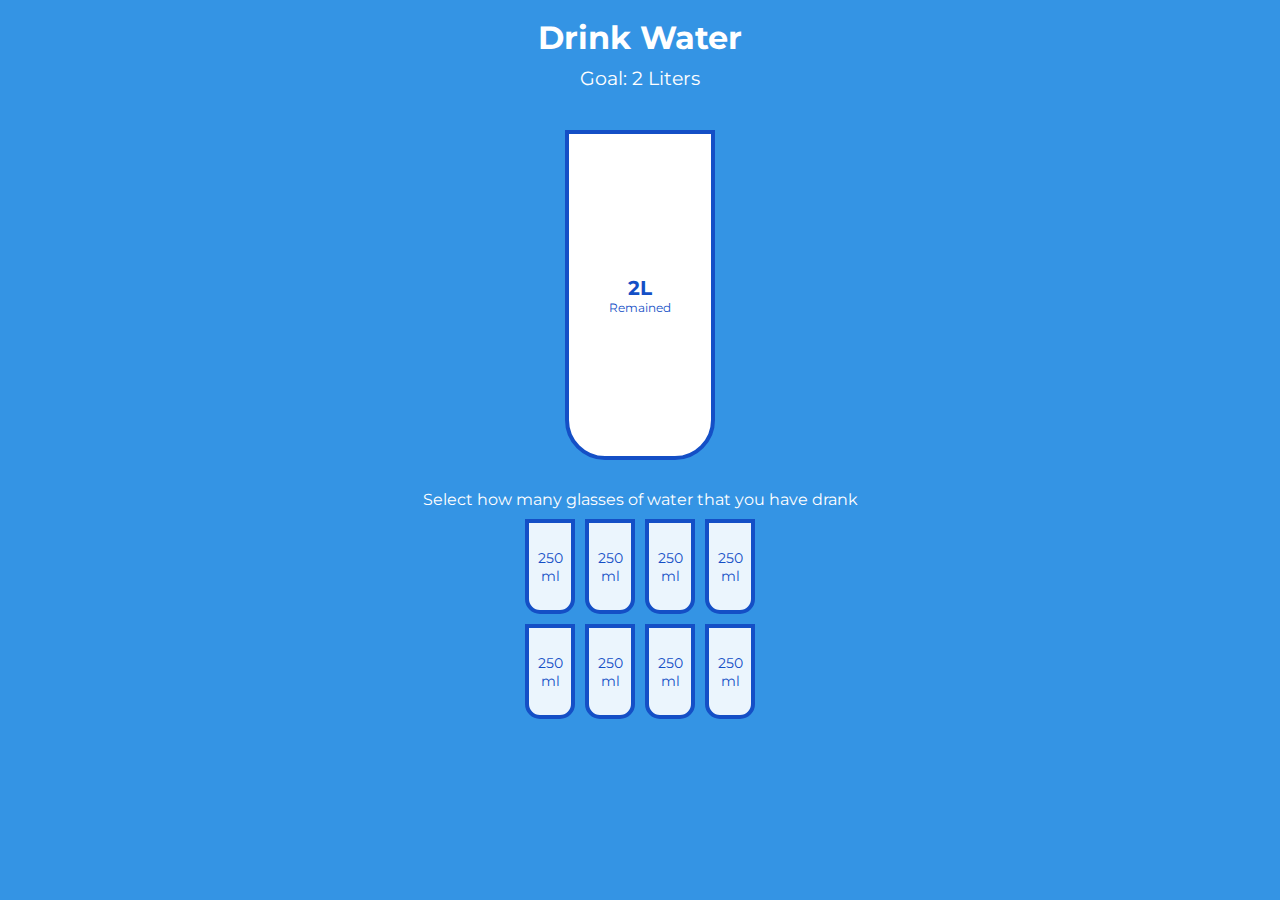
<file: 10 - Drink Water/index.html>
<!DOCTYPE html>
<html lang="en">
  <head>
    <meta charset="UTF-8" />
    <meta name="viewport" content="width=device-width, initial-scale=1.0" />
    <link rel="stylesheet" href="style.css" />
    <title>Drink Water</title>
  </head>
  <body>
    <h1>Drink Water</h1>
    <h3>Goal: 2 Liters</h3>

    <div class="cup">
      <div class="remained" id="remained">
        <span id="liters"></span>
        <small>Remained</small>
      </div>

      <div class="percentage" id="percentage"></div>
    </div>

    <p class="text">Select how many glasses of water that you have drank</p>

    <div class="cups">
      <div class="cup cup-small">250 ml</div>
      <div class="cup cup-small">250 ml</div>
      <div class="cup cup-small">250 ml</div>
      <div class="cup cup-small">250 ml</div>
      <div class="cup cup-small">250 ml</div>
      <div class="cup cup-small">250 ml</div>
      <div class="cup cup-small">250 ml</div>
      <div class="cup cup-small">250 ml</div>
    </div>

    <script src="script.js"></script>
  </body>
</html>
</file>
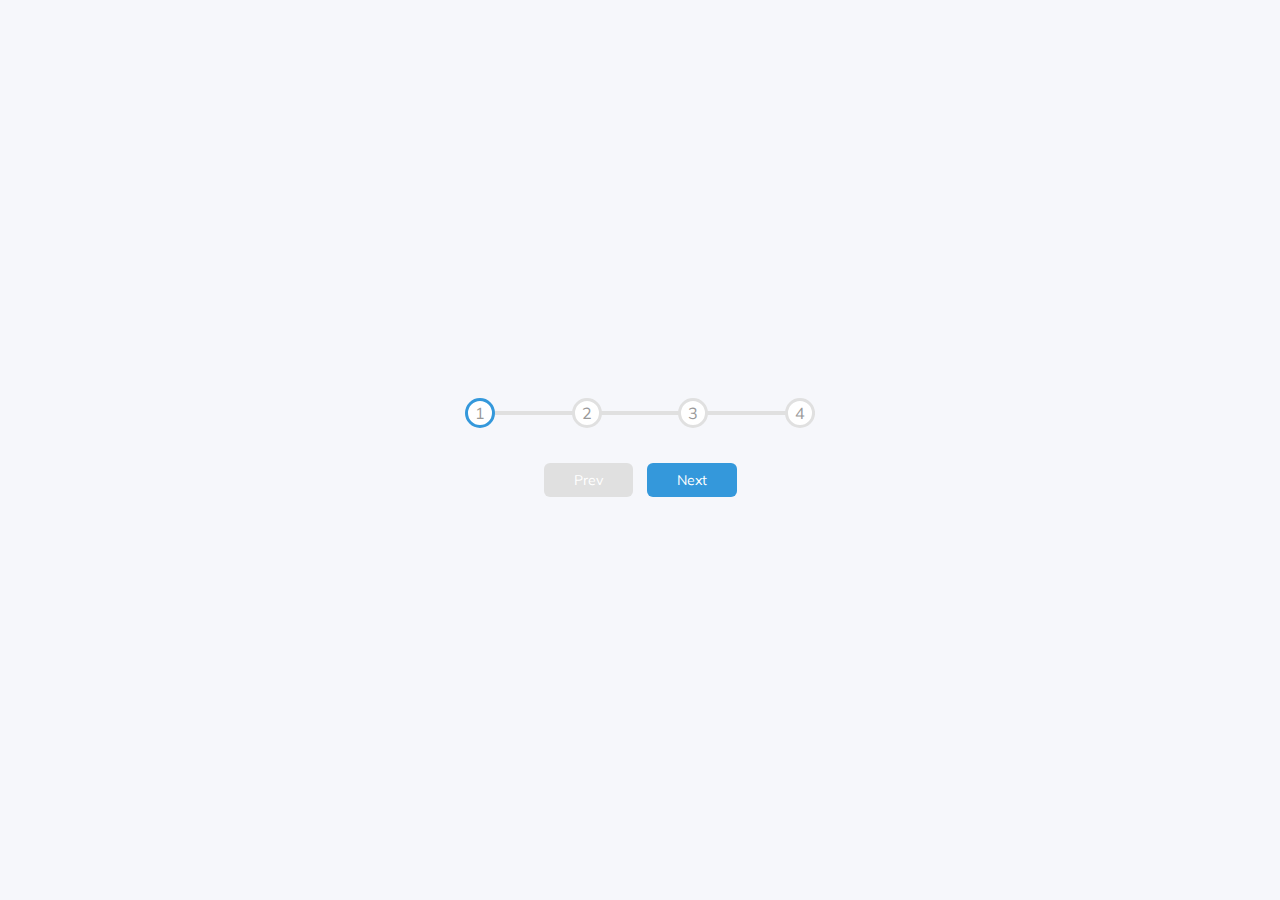
<file: 2 - Progress Steps/index.html>
<!DOCTYPE html>
<html lang="en">
  <head>
    <meta charset="UTF-8" />
    <meta name="viewport" content="width=device-width, initial-scale=1.0" />
    <title>Progress Steps</title>
    <link
      rel="stylesheet"
      href="https://cdnjs.cloudflare.com/ajax/libs/font-awesome/6.4.2/css/all.min.css"
      integrity="sha512-z3gLpd7yknf1YoNbCzqRKc4qyor8gaKU1qmn+CShxbuBusANI9QpRohGBreCFkKxLhei6S9CQXFEbbKuqLg0DA=="
      crossorigin="anonymous"
      referrerpolicy="no-referrer"
    />
    <link rel="stylesheet" href="style.css" />
  </head>
  <body>
    <div class="container">
      <div class="progress-container">
        <div class="progress" id="progress"></div>
        <div class="circle active">1</div>
        <div class="circle">2</div>
        <div class="circle">3</div>
        <div class="circle">4</div>
      </div>
      <button class="btn" id="prev" disabled>Prev</button>
      <button class="btn" id="next">Next</button>
    </div>

    <!-- Old Codes -->
    <!-- <div class="num--container">
      <div class="num active">
        <p>1</p>
      </div>
      <div class="num">
        <p>2</p>
      </div>
      <div class="num">
        <p>3</p>
      </div>
      <div class="num">
        <p>4</p>
      </div>
    </div>

    <div class="btn--container">
      <button class="btn btn--prev">Prev</button>
      <button class="btn btn--next">Next</button>
    </div> -->
    <script src="script.js"></script>
  </body>
</html>
</file>
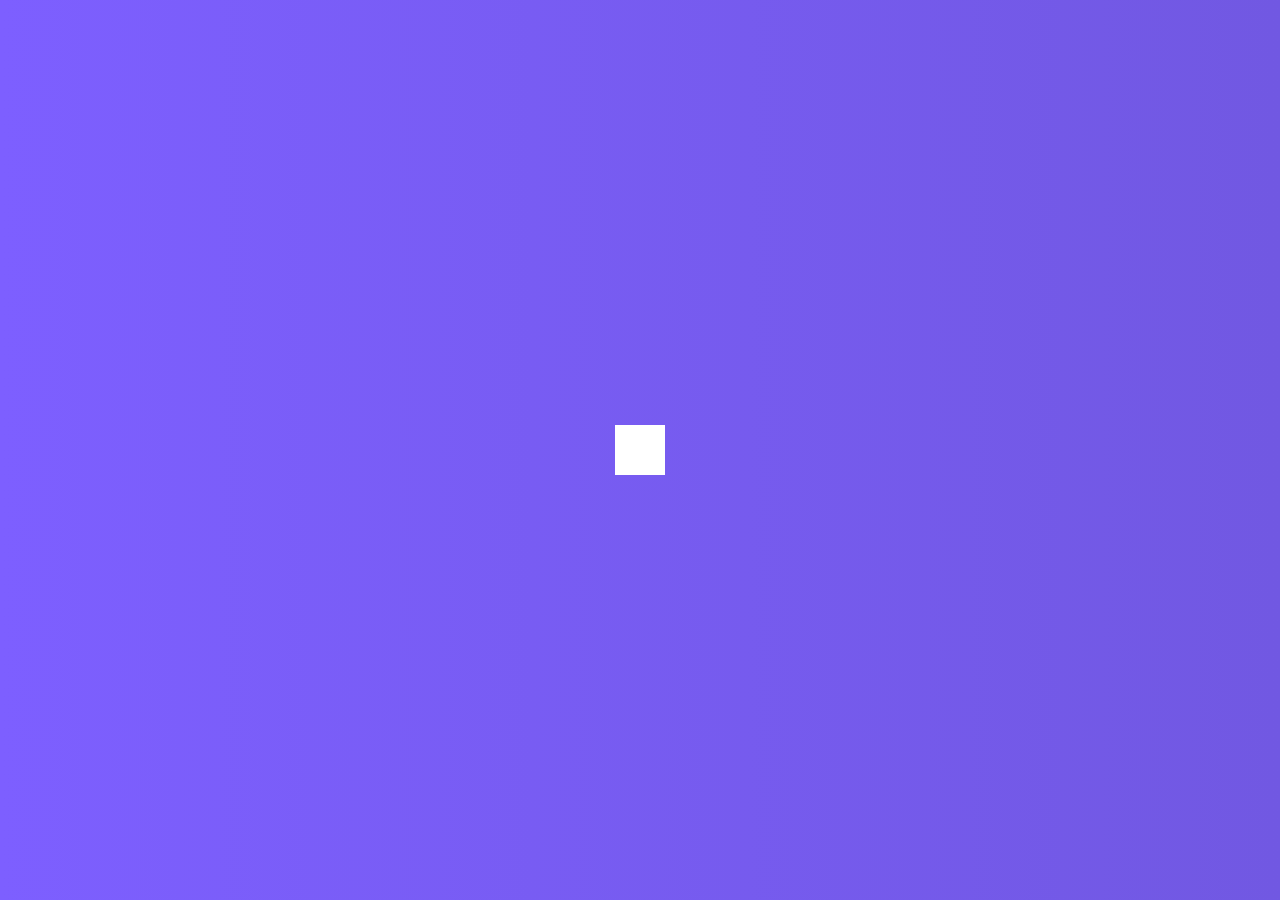
<file: 4 - Hidden Search Widget/index.html>
<!DOCTYPE html>
<html lang="en">
  <head>
    <meta charset="UTF-8" />
    <meta name="viewport" content="width=device-width, initial-scale=1.0" />
    <title>Hidden Search Widget</title>
    <link
      rel="stylesheet"
      href="https://cdnjs.cloudflare.com/ajax/libs/font-awesome/6.4.2/css/all.min.css"
      integrity="sha512-z3gLpd7yknf1YoNbCzqRKc4qyor8gaKU1qmn+CShxbuBusANI9QpRohGBreCFkKxLhei6S9CQXFEbbKuqLg0DA=="
      crossorigin="anonymous"
      referrerpolicy="no-referrer"
    />
    <link rel="stylesheet" href="style.css" />
  </head>
  <body>
    <div class="search">
      <input type="text" class="input" placeholder="Search..." />
      <button class="btn"><i class="fas fa-search"></i></button>
    </div>
    <!-- Old Codes -->
    <!-- <div class="searchInputContainer">
      <form class="formContainer">
        <input
          type="text"
          placeholder="Search..."
          name="Search"
          class="formInput"
        />
        <button type="formButton"><i class="fa fa-search"></i></button>
      </form>
    </div> -->
    <script src="script.js"></script>
  </body>
</html>
</file>
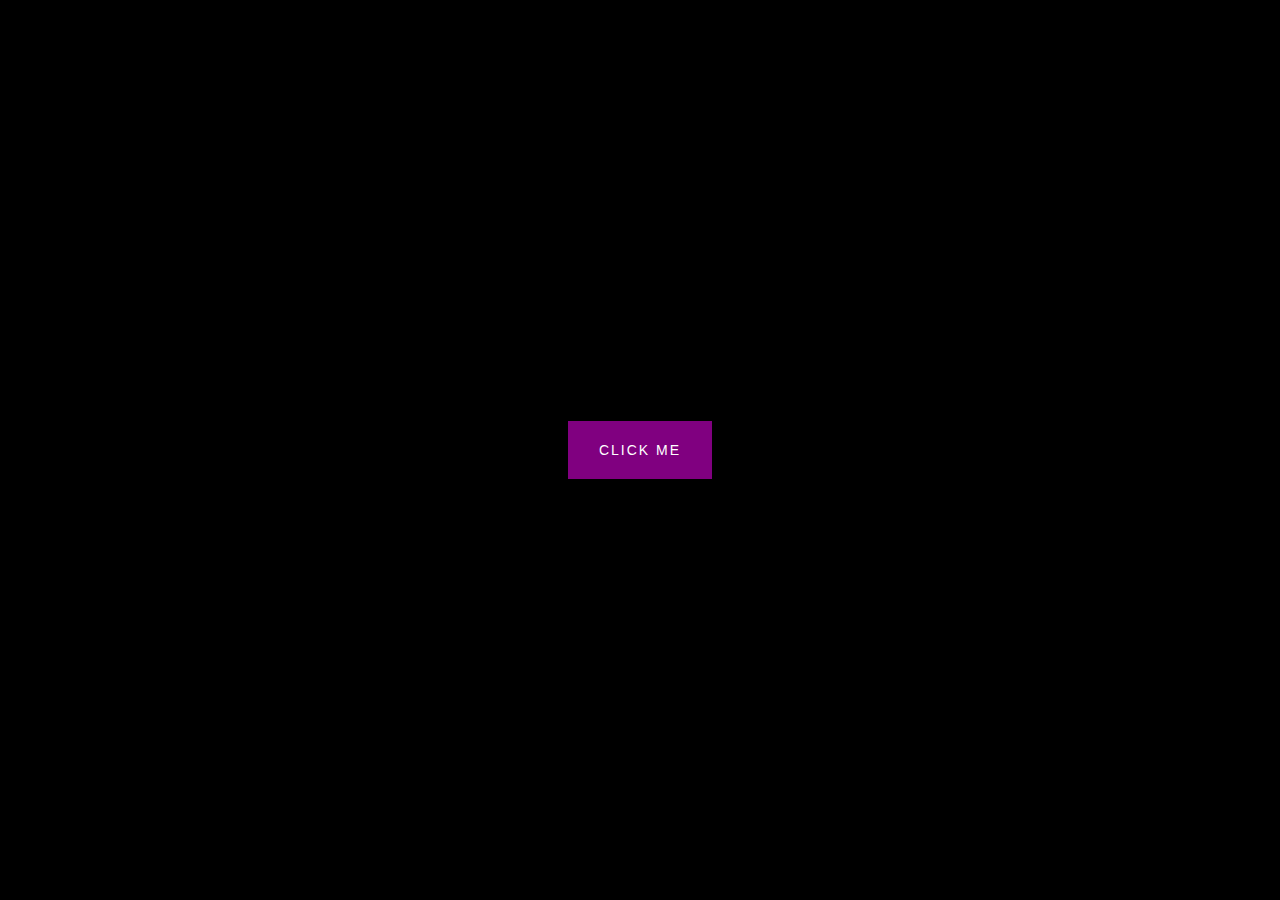
<file: 7  - Button Ripple Effect/index.html>
<!DOCTYPE html>
<html lang="en">
  <head>
    <meta charset="UTF-8" />
    <meta name="viewport" content="width=device-width, initial-scale=1.0" />
    <link rel="stylesheet" href="style.css" />
    <title>Button Ripple Effect</title>
  </head>
  <body>
    <button class="ripple">Click Me</button>
    <script src="script.js"></script>
  </body>
</html>
</file>
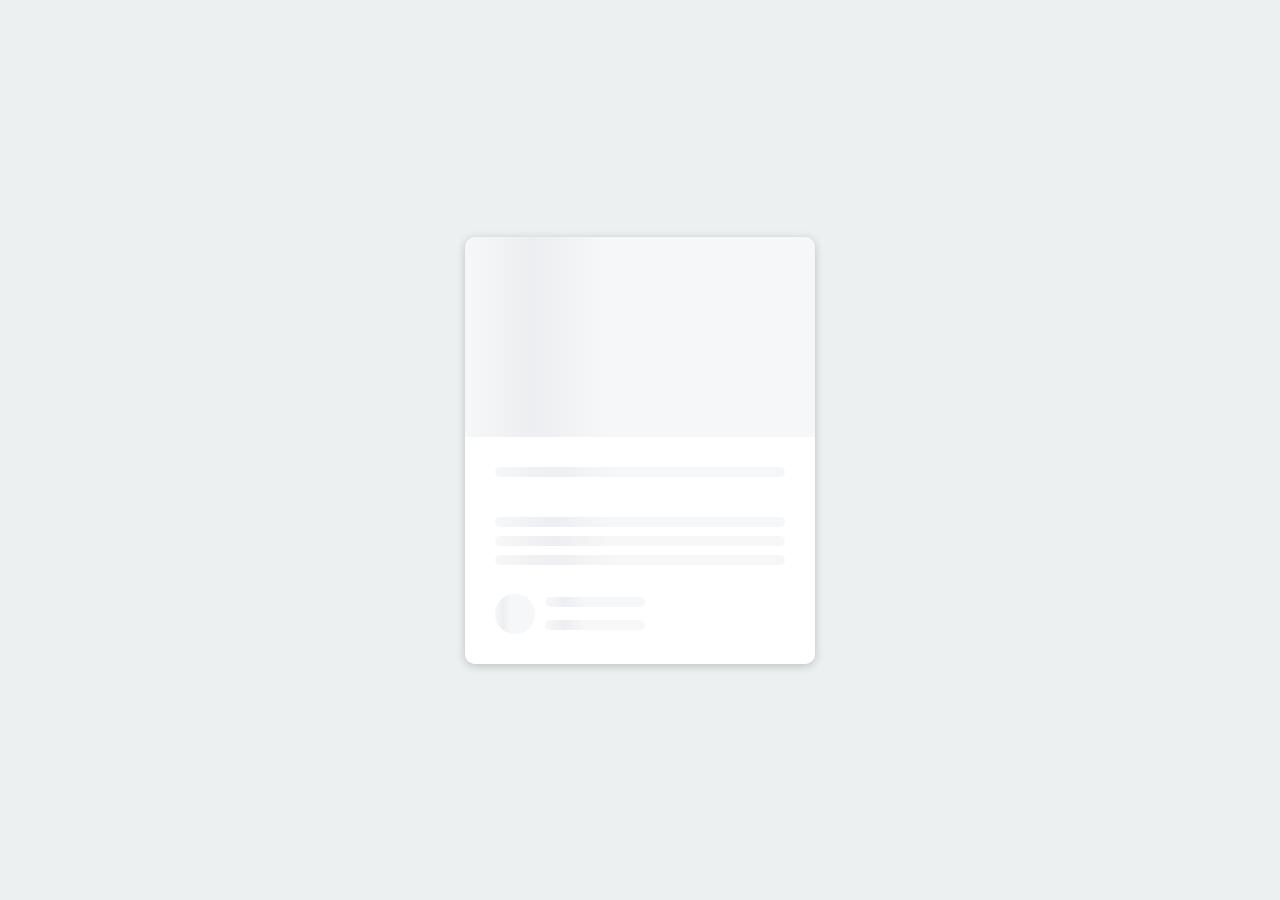
<file: 8 - Content Placeholder/index.html>
<!DOCTYPE html>
<html lang="en">
  <head>
    <meta charset="UTF-8" />
    <meta name="viewport" content="width=device-width, initial-scale=1.0" />
    <link rel="stylesheet" href="style.css" />
    <title>Content Placeholder</title>
  </head>
  <body>
    <div class="card">
      <div class="card-header animated-bg" id="header">&nbsp;</div>

      <div class="card-content">
        <h3 class="card-title animated-bg animated-bg-text" id="title">
          &nbsp;
        </h3>
        <p class="card-excerpt" id="excerpt">
          &nbsp;
          <span class="animated-bg animated-bg-text">&nbsp;</span>
          <span class="animated-bg animated-bg-text">&nbsp;</span>
          <span class="animated-bg animated-bg-text">&nbsp;</span>
        </p>
        <div class="author">
          <div class="profile-img animated-bg" id="profile_img">&nbsp;</div>
          <div class="author-info">
            <strong class="animated-bg animated-bg-text" id="name"
              >&nbsp;</strong
            >
            <small class="animated-bg animated-bg-text" id="date">&nbsp;</small>
          </div>
        </div>
      </div>
    </div>

    <script src="script.js"></script>
  </body>
</html>
</file>
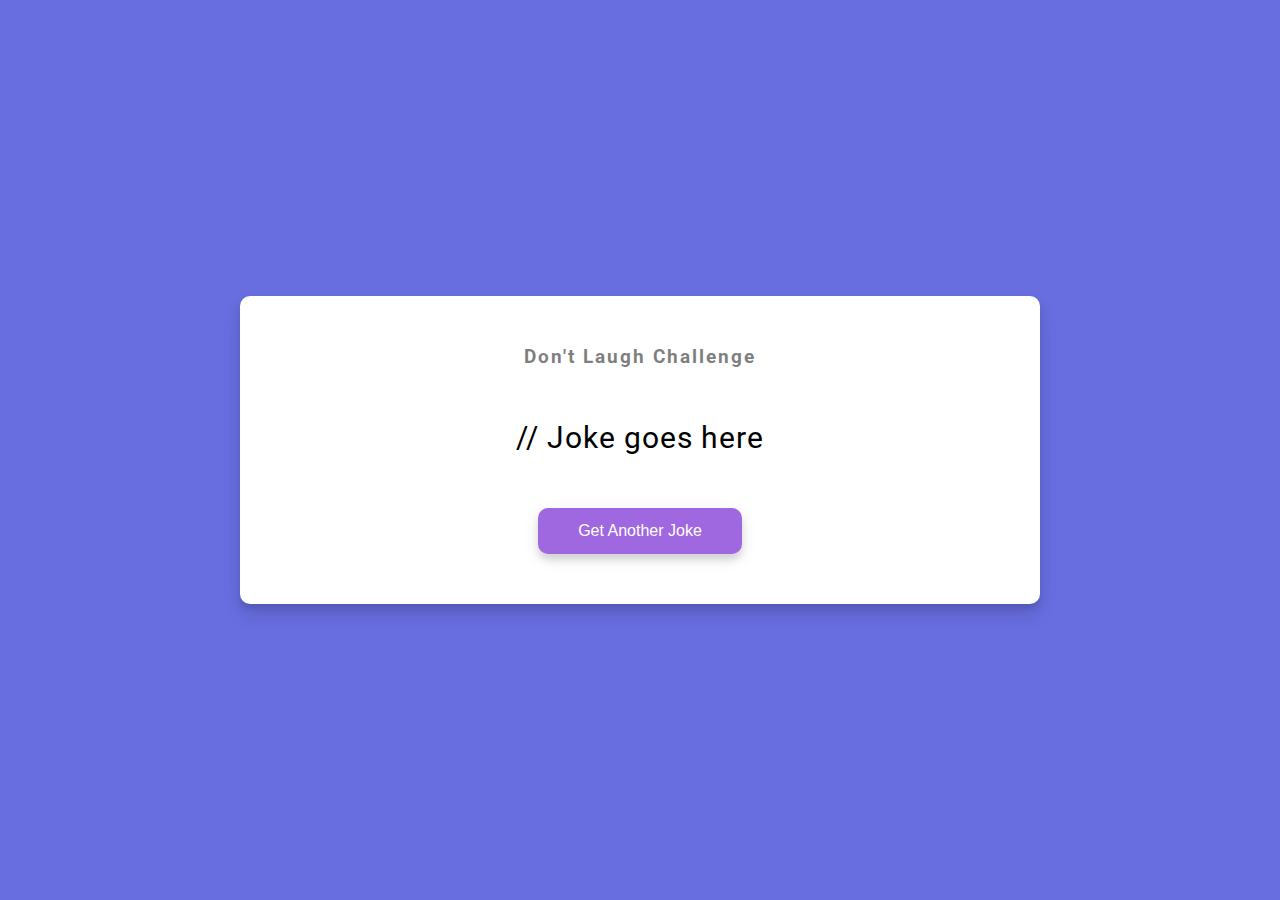
<file: 9 - Dad Jokes/index.html>
<!DOCTYPE html>
<html lang="en">
  <head>
    <meta charset="UTF-8" />
    <meta name="viewport" content="width=device-width, initial-scale=1.0" />
    <link rel="stylesheet" href="style.css" />
    <title>Dad Jokes</title>
  </head>
  <body>
    <div class="container">
      <h3>Don't Laugh Challenge</h3>
      <div id="joke" class="joke">// Joke goes here</div>
      <button id="jokeBtn" class="btn">Get Another Joke</button>
    </div>
    <script src="script.js"></script>
  </body>
</html>
</file>
<file: 10 - Drink Water/style.css>
@import url('https://fonts.googleapis.com/css?family=Montserrat:400,600&display=swap');

:root {
  --border-color: #144fc6;
  --fill-color: #6ab3f8;
}

* {
  box-sizing: border-box;
}

body {
  background-color: #3494e4;
  color: #fff;
  font-family: 'Montserrat', sans-serif;
  display: flex;
  flex-direction: column;
  align-items: center;
  margin-bottom: 40px;
}

h1 {
  margin: 10px 0 0;
}

h3 {
  font-weight: 400;
  margin: 10px 0;
}

.cup {
  background-color: #fff;
  border: 4px solid var(--border-color);
  color: var(--border-color);
  border-radius: 0 0 40px 40px;
  height: 330px;
  width: 150px;
  margin: 30px 0;
  display: flex;
  flex-direction: column;
  overflow: hidden;
}

.cup.cup-small {
  height: 95px;
  width: 50px;
  border-radius: 0 0 15px 15px;
  background-color: rgba(255, 255, 255, 0.9);
  cursor: pointer;
  font-size: 14px;
  align-items: center;
  justify-content: center;
  text-align: center;
  margin: 5px;
  transition: 0.3s ease;
}

.cup.cup-small.full {
  background-color: var(--fill-color);
  color: #fff;
}

.cups {
  display: flex;
  flex-wrap: wrap;
  align-items: center;
  justify-content: center;
  width: 280px;
}

.remained {
  display: flex;
  flex-direction: column;
  align-items: center;
  justify-content: center;
  text-align: center;
  flex: 1;
  transition: 0.3s ease;
}

.remained span {
  font-size: 20px;
  font-weight: bold;
}

.remained small {
  font-size: 12px;
}

.percentage {
  background-color: var(--fill-color);
  display: flex;
  align-items: center;
  justify-content: center;
  font-weight: bold;
  font-size: 30px;
  height: 0;
  transition: 0.3s ease;
}

.text {
  text-align: center;
  margin: 0 0 5px;
}
</file>
<file: 2 - Progress Steps/style.css>
@import url("https://fonts.googleapis.com/css2?family=Muli:wght@400;700&display=swap");

:root {
  --line-border-fill: #3498db;
  --line-border-empty: #e0e0e0;
}

*,
*::before,
*::after {
  box-sizing: border-box;
}

body {
  background-color: #f6f7fb;
  font-family: "Muli", sans-serif;
  display: flex;
  flex-direction: column;
  align-items: center;
  justify-content: center;
  height: 100vh;
  overflow: hidden;
  margin: 0;
}

.container {
  text-align: center;
}

.progress-container {
  display: flex;
  justify-content: space-between;
  position: relative;
  margin-bottom: 30px;
  max-width: 100%;
  width: 350px;
}

.progress-container::before {
  content: "";
  background-color: var(--line-border-empty);
  position: absolute;
  top: 50%;
  left: 0;
  transform: translateY(-50%);
  height: 4px;
  width: 100%;
  z-index: -1;
}

.progress {
  background-color: var(--line-border-fill);
  position: absolute;
  top: 50%;
  left: 0;
  transform: translateY(-50%);
  height: 4px;
  width: 0%;
  z-index: -1;
  transition: 0.4s ease;
}

.circle {
  background-color: #fff;
  color: #999;
  border-radius: 50%;
  height: 30px;
  width: 30px;
  display: flex;
  align-items: center;
  justify-content: center;
  border: 3px solid var(--line-border-empty);
  transition: 0.4s ease;
}

.circle.active {
  border-color: var(--line-border-fill);
}

.btn {
  background-color: var(--line-border-fill);
  color: #fff;
  border: 0;
  border-radius: 6px;
  cursor: pointer;
  font-family: inherit;
  padding: 8px 30px;
  margin: 5px;
  font-size: 14px;
}

.btn:active {
  transform: scale(0.98);
}

.btn:focus {
  outline: 0;
}

.btn:disabled {
  background-color: var(--line-border-empty);
  cursor: not-allowed;
}
/* Old Codes */
/* .num--container {
  display: flex;
  background-color: white;
}

.btn {
  border: none;
  font-family: inherit;
  background-color: #2596be;
  color: white;
  padding: 10px 40px;
  margin: 10px;
  border-radius: 5px;
  cursor: pointer;
}

.num {
  margin: 10px 50px;
  padding: 5px;
  border-radius: 50px;
  border: solid gray 1px;
} */
</file>
<file: 4 - Hidden Search Widget/style.css>
@import url("https://fonts.googleapis.com/css2?family=Roboto:wght@400;700&display=swap");

*,
*::before,
*::after {
  box-sizing: border-box;
}

body {
  font-family: "Roboto", sans-serif;
  display: flex;
  align-items: center;
  justify-content: center;
  height: 100vh;
  overflow: hidden;
  margin: 0;
  background-image: linear-gradient(90deg, #7d5fff, #7158e2);
}

.search {
  position: relative;
  height: 50px;
}

.search .input {
  background-color: #fff;
  border: 0;
  font-size: 18px;
  padding: 15px;
  height: 50px;
  width: 50px;
  transition: width 0.3s ease;
}

.btn {
  background-color: #fff;
  border: 0;
  cursor: pointer;
  font-size: 24px;
  position: absolute;
  top: 0;
  left: 0;
  height: 50px;
  width: 50px;
  transition: transform 0.3s ease;
}

.btn:focus,
.input:focus {
  outline: none;
}

.search.active .input {
  width: 200px;
}

.search.active .btn {
  transform: translateX(198px);
}

/* Old Codes */
/* .searchInputContainer {
  background-color: aliceblue;
  transition: all 0.2 ease-in;
}

.formInput {
  border: none;
}

.formInput:focus {
  outline: gray;
}

.formContainer button {
  background-color: aliceblue;
  outline: none;
  border: none;
}

.formContainer button:focus {
  background-color: gray;
} */
</file>
<file: 7  - Button Ripple Effect/style.css>
@import url('https://fonts.googleapis.com/css2?family=Roboto:wght@400;700&display=swap');

* {
  box-sizing: border-box;
}

body {
  background-color: #000;
  font-family: 'Roboto', sans-serif;
  display: flex;
  flex-direction: column;
  align-items: center;
  justify-content: center;
  height: 100vh;
  overflow: hidden;
  margin: 0;
}

button {
  background-color: purple;
  color: #fff;
  border: 1px purple solid;
  font-size: 14px;
  text-transform: uppercase;
  letter-spacing: 2px;
  padding: 20px 30px;
  overflow: hidden;
  margin: 10px 0;
  position: relative;
}

button:focus {
  outline: none;
}

button .circle {
  position: absolute;
  background-color: #fff;
  width: 100px;
  height: 100px;
  border-radius: 50%;
  transform: translate(-50%, -50%) scale(0);
  animation: scale 0.5s ease-out;
}

@keyframes scale {
  to {
    transform: translate(-50%, -50%) scale(3);
    opacity: 0;
  }
}
</file>
<file: 8 - Content Placeholder/style.css>
@import url('https://fonts.googleapis.com/css2?family=Roboto:wght@400;700&display=swap');

* {
  box-sizing: border-box;
}

body {
  background-color: #ecf0f1;
  font-family: 'Roboto', sans-serif;
  display: flex;
  align-items: center;
  justify-content: center;
  height: 100vh;
  overflow: hidden;
  margin: 0;
}

img {
  max-width: 100%;
}

.card {
  box-shadow: 0 2px 10px rgba(0, 0, 0, 0.2);
  border-radius: 10px;
  overflow: hidden;
  width: 350px;
}

.card-header {
  height: 200px;
}

.card-header img {
  object-fit: cover;
  height: 100%;
  width: 100%;
}

.card-content {
  background-color: #fff;
  padding: 30px;
}

.card-title {
  height: 20px;
  margin: 0;
}

.card-excerpt {
  color: #777;
  margin: 10px 0 20px;
}

.author {
  display: flex;
}

.profile-img {
  border-radius: 50%;
  overflow: hidden;
  height: 40px;
  width: 40px;
}

.author-info {
  display: flex;
  flex-direction: column;
  justify-content: space-around;
  margin-left: 10px;
  width: 100px;
}

.author-info small {
  color: #aaa;
  margin-top: 5px;
}

.animated-bg {
  background-image: linear-gradient(
    to right,
    #f6f7f8 0%,
    #edeef1 10%,
    #f6f7f8 20%,
    #f6f7f8 100%
  );
  background-size: 200% 100%;
  animation: bgPos 1s linear infinite;
}

.animated-bg-text {
  border-radius: 50px;
  display: inline-block;
  margin: 0;
  height: 10px;
  width: 100%;
}

@keyframes bgPos {
  0% {
    background-position: 50% 0;
  }

  100% {
    background-position: -150% 0;
  }
}
</file>
<file: 9 - Dad Jokes/style.css>
@import url('https://fonts.googleapis.com/css2?family=Roboto:wght@400;700&display=swap');

* {
  box-sizing: border-box;
}

body {
  background-color: #686de0;
  font-family: 'Roboto', sans-serif;
  display: flex;
  flex-direction: column;
  align-items: center;
  justify-content: center;
  height: 100vh;
  overflow: hidden;
  margin: 0;
  padding: 20px;
}

.container {
  background-color: #fff;
  border-radius: 10px;
  box-shadow: 0 10px 20px rgba(0, 0, 0, 0.1), 0 6px 6px rgba(0, 0, 0, 0.1);
  padding: 50px 20px;
  text-align: center;
  max-width: 100%;
  width: 800px;
}

h3 {
  margin: 0;
  opacity: 0.5;
  letter-spacing: 2px;
}

.joke {
  font-size: 30px;
  letter-spacing: 1px;
  line-height: 40px;
  margin: 50px auto;
  max-width: 600px;
}

.btn {
  background-color: #9f68e0;
  color: #fff;
  border: 0;
  border-radius: 10px;
  box-shadow: 0 5px 15px rgba(0, 0, 0, 0.1), 0 6px 6px rgba(0, 0, 0, 0.1);
  padding: 14px 40px;
  font-size: 16px;
  cursor: pointer;
}

.btn:active {
  transform: scale(0.98);
}

.btn:focus {
  outline: 0;
}
</file>
